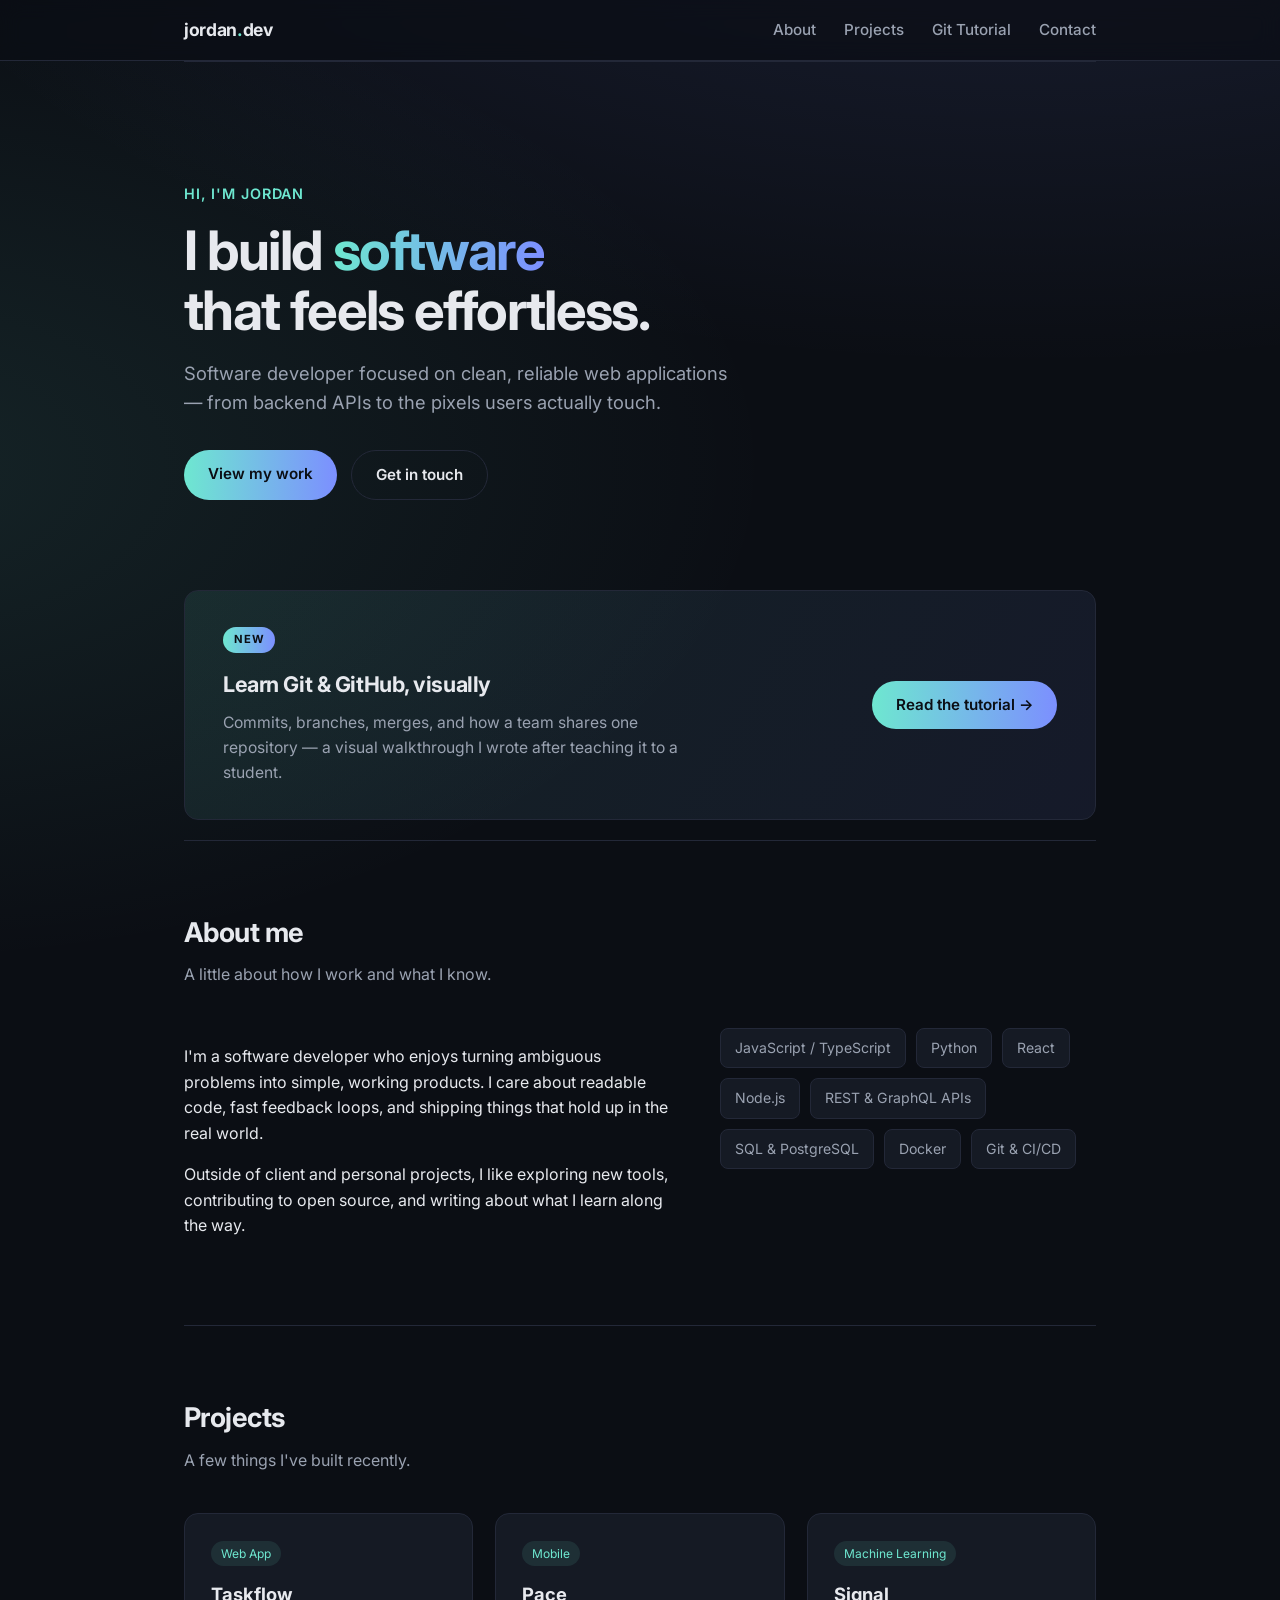
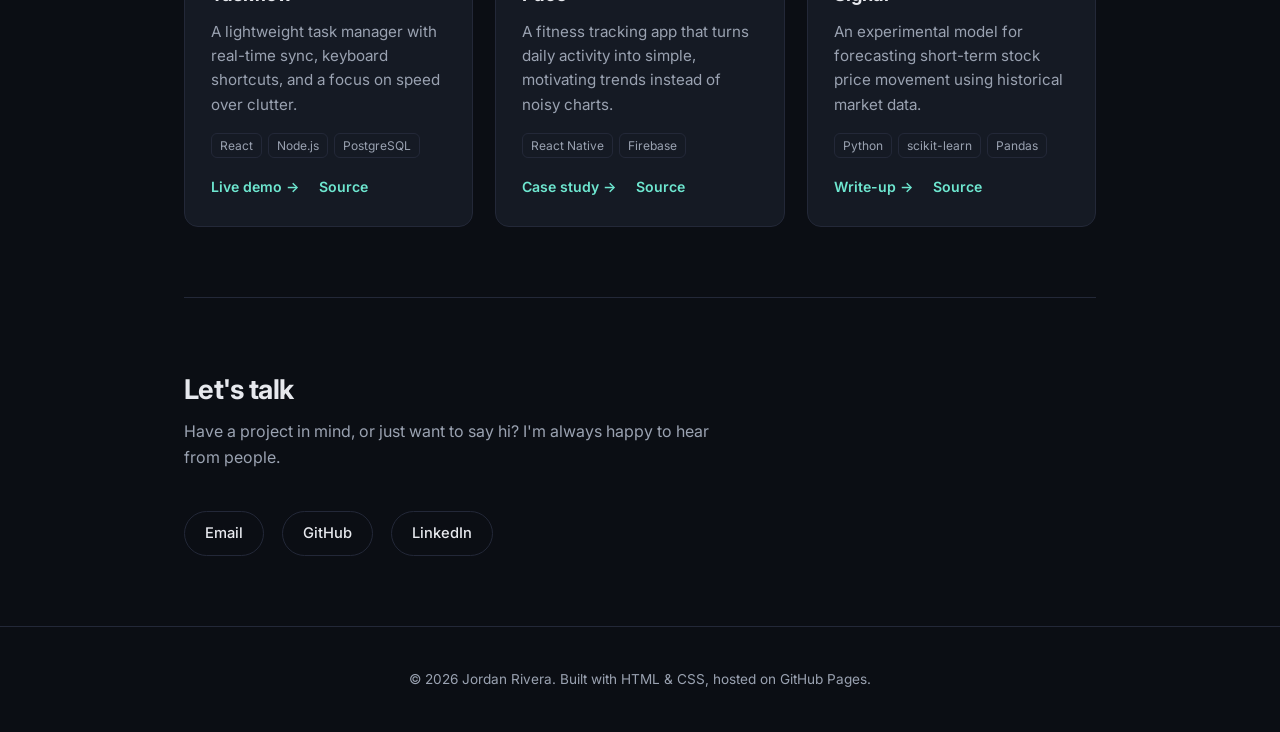
<file: index.html>
<!DOCTYPE html>
<html lang="en">
<head>
<meta charset="UTF-8">
<meta name="viewport" content="width=device-width, initial-scale=1.0">
<title>Jordan Rivera — Software Developer</title>
<meta name="description" content="Portfolio of Jordan Rivera, a software developer building web apps, tools, and APIs.">
<link rel="preconnect" href="https://fonts.googleapis.com">
<link rel="preconnect" href="https://fonts.gstatic.com" crossorigin>
<link href="https://fonts.googleapis.com/css2?family=Inter:wght@400;500;600;700;800&display=swap" rel="stylesheet">
<link rel="stylesheet" href="style.css">
</head>
<body>

<header class="site-header">
  <nav>
    <div class="logo">jordan<span>.</span>dev</div>
    <ul>
      <li><a href="#about">About</a></li>
      <li><a href="#projects">Projects</a></li>
      <li><a href="git-basics.html">Git Tutorial</a></li>
      <li><a href="#contact">Contact</a></li>
    </ul>
  </nav>
</header>

<main class="wrap">

  <section class="hero">
    <div class="eyebrow">Hi, I'm Jordan</div>
    <h1>I build <span class="accent">software</span><br>that feels effortless.</h1>
    <p class="lead">Software developer focused on clean, reliable web applications — from backend APIs to the pixels users actually touch.</p>
    <div class="btn-row">
      <a class="btn primary" href="#projects">View my work</a>
      <a class="btn ghost" href="#contact">Get in touch</a>
    </div>
  </section>

  <div class="banner">
    <div class="banner-text">
      <span class="banner-tag">New</span>
      <h2>Learn Git &amp; GitHub, visually</h2>
      <p>Commits, branches, merges, and how a team shares one repository — a visual walkthrough I wrote after teaching it to a student.</p>
    </div>
    <a class="btn primary" href="git-basics.html">Read the tutorial &rarr;</a>
  </div>

  <section id="about">
    <h2>About me</h2>
    <p class="section-sub">A little about how I work and what I know.</p>
    <div class="about-grid">
      <div>
        <p>I'm a software developer who enjoys turning ambiguous problems into simple, working products. I care about readable code, fast feedback loops, and shipping things that hold up in the real world.</p>
        <p>Outside of client and personal projects, I like exploring new tools, contributing to open source, and writing about what I learn along the way.</p>
      </div>
      <div>
        <ul class="skills-list">
          <li>JavaScript / TypeScript</li>
          <li>Python</li>
          <li>React</li>
          <li>Node.js</li>
          <li>REST &amp; GraphQL APIs</li>
          <li>SQL &amp; PostgreSQL</li>
          <li>Docker</li>
          <li>Git &amp; CI/CD</li>
        </ul>
      </div>
    </div>
  </section>

  <section id="projects">
    <h2>Projects</h2>
    <p class="section-sub">A few things I've built recently.</p>
    <div class="project-grid">

      <div class="card">
        <span class="tag">Web App</span>
        <h3>Taskflow</h3>
        <p>A lightweight task manager with real-time sync, keyboard shortcuts, and a focus on speed over clutter.</p>
        <div class="tech"><span>React</span><span>Node.js</span><span>PostgreSQL</span></div>
        <div class="links">
          <a href="#">Live demo →</a>
          <a href="#">Source</a>
        </div>
      </div>

      <div class="card">
        <span class="tag">Mobile</span>
        <h3>Pace</h3>
        <p>A fitness tracking app that turns daily activity into simple, motivating trends instead of noisy charts.</p>
        <div class="tech"><span>React Native</span><span>Firebase</span></div>
        <div class="links">
          <a href="#">Case study →</a>
          <a href="#">Source</a>
        </div>
      </div>

      <div class="card">
        <span class="tag">Machine Learning</span>
        <h3>Signal</h3>
        <p>An experimental model for forecasting short-term stock price movement using historical market data.</p>
        <div class="tech"><span>Python</span><span>scikit-learn</span><span>Pandas</span></div>
        <div class="links">
          <a href="#">Write-up →</a>
          <a href="#">Source</a>
        </div>
      </div>

    </div>
  </section>

  <section id="contact">
    <h2>Let's talk</h2>
    <p class="section-sub">Have a project in mind, or just want to say hi? I'm always happy to hear from people.</p>
    <div class="contact-links">
      <a href="mailto:hello@example.com">Email</a>
      <a href="https://github.com/" target="_blank" rel="noopener">GitHub</a>
      <a href="https://linkedin.com/" target="_blank" rel="noopener">LinkedIn</a>
    </div>
  </section>

</main>

<footer>
  <p>&copy; 2026 Jordan Rivera. Built with HTML &amp; CSS, hosted on GitHub Pages.</p>
</footer>

</body>
</html>
</file>
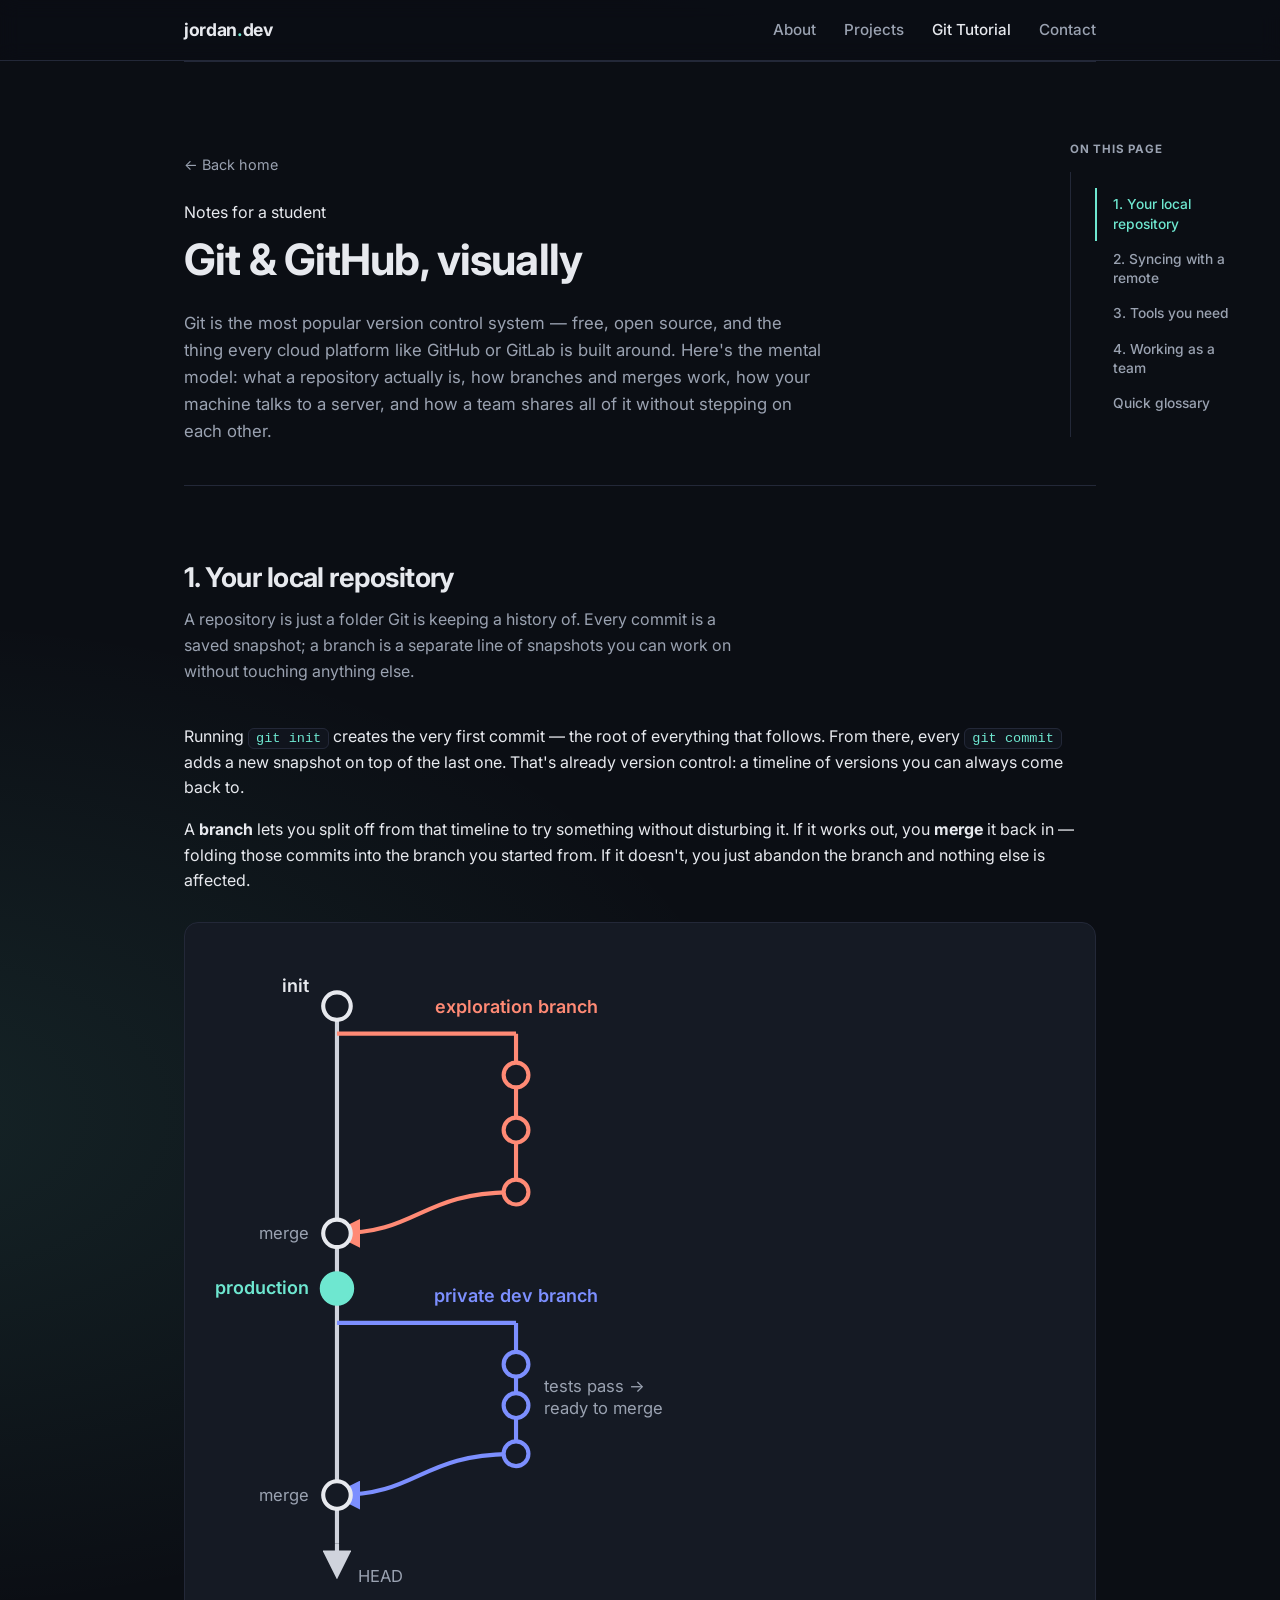
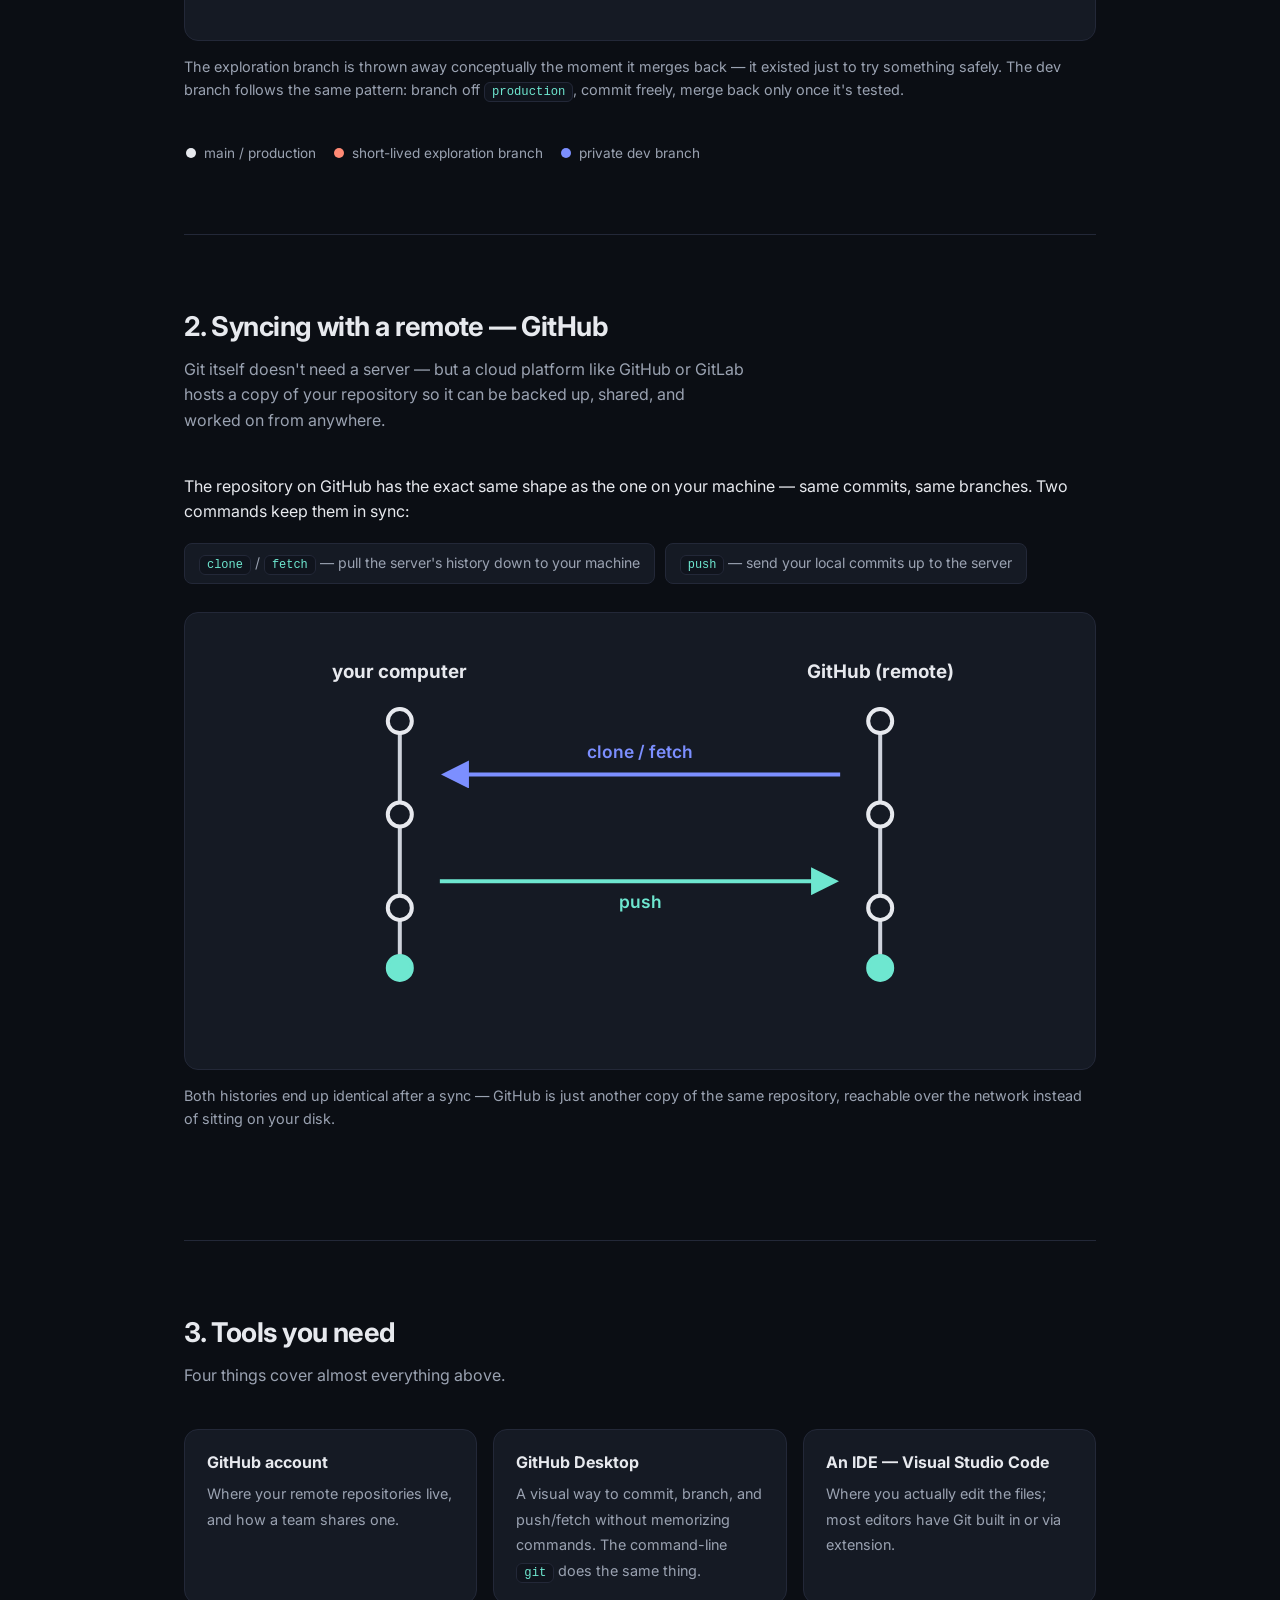
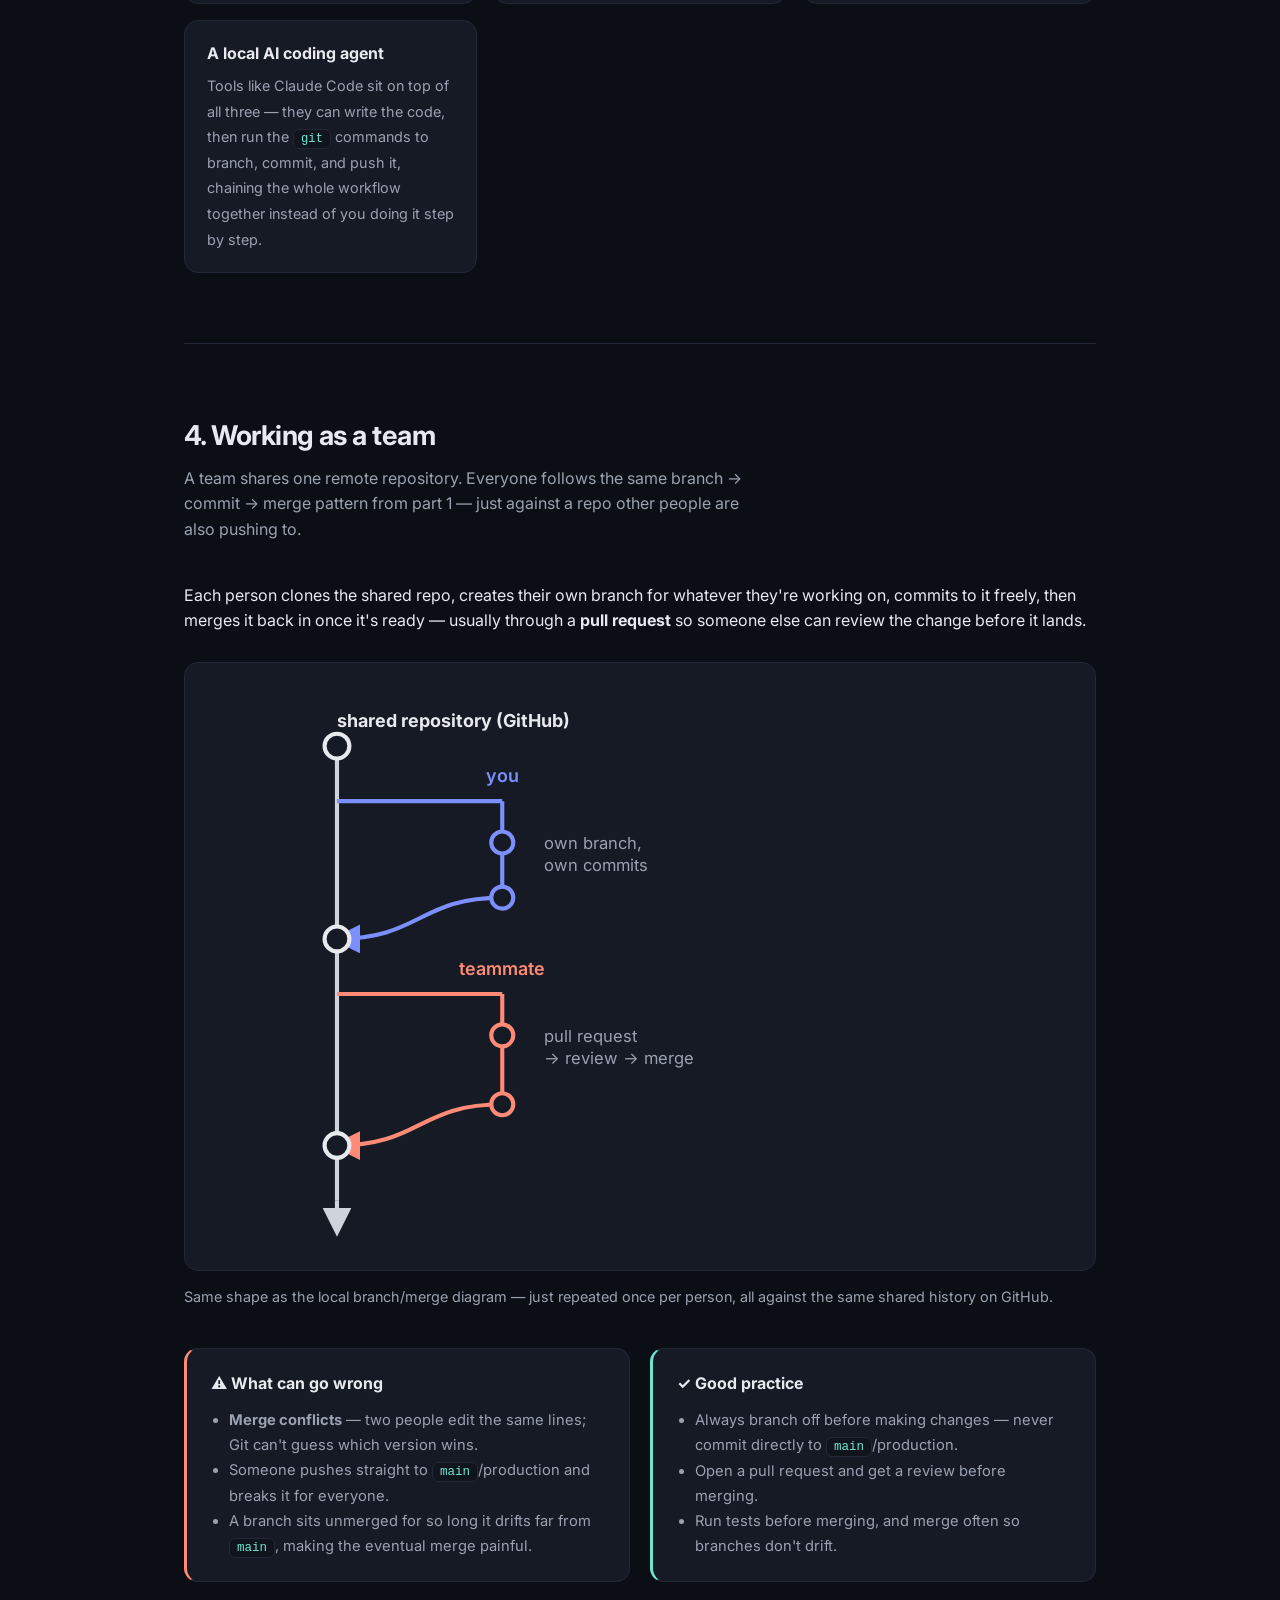
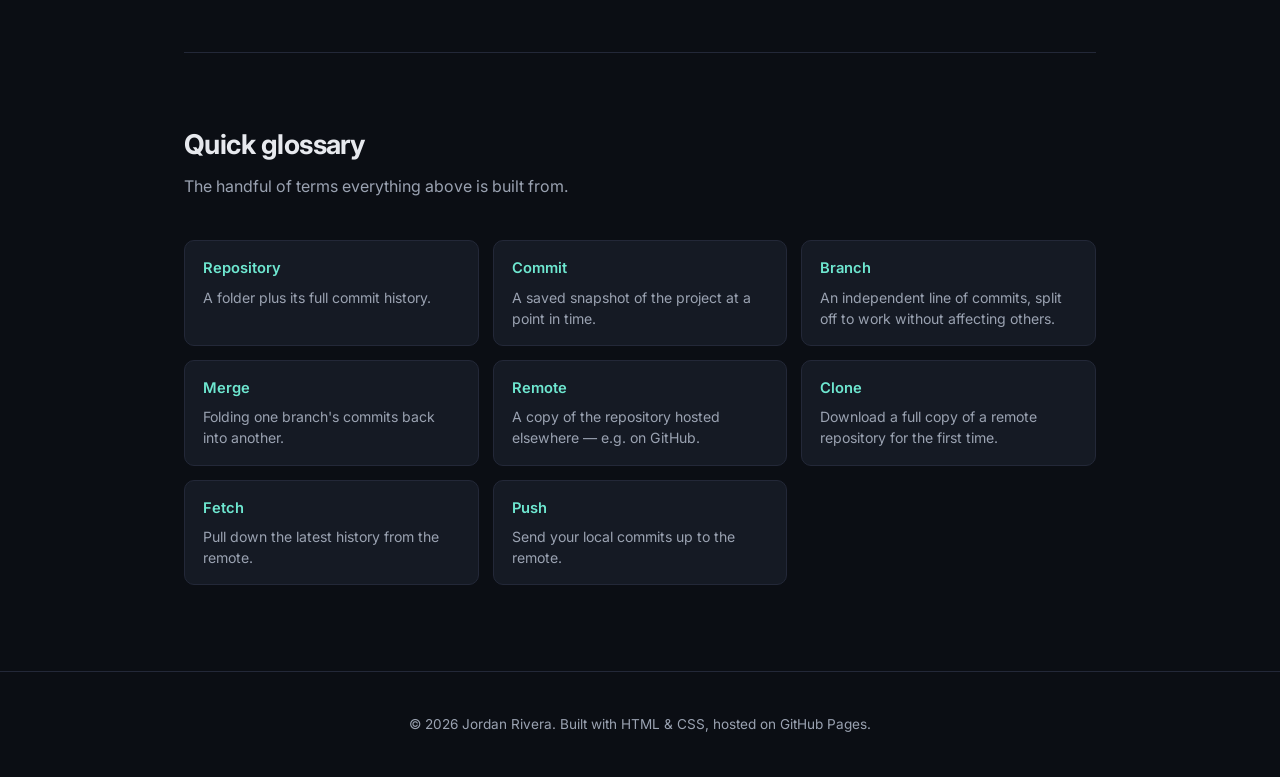
<file: git-basics.html>
<!DOCTYPE html>
<html lang="en">
<head>
<meta charset="UTF-8">
<meta name="viewport" content="width=device-width, initial-scale=1.0">
<title>Git &amp; GitHub, Visually — Jordan Rivera</title>
<meta name="description" content="A visual walkthrough of version control: commits, branches, merges, and how a local repository syncs with GitHub.">
<link rel="preconnect" href="https://fonts.googleapis.com">
<link rel="preconnect" href="https://fonts.gstatic.com" crossorigin>
<link href="https://fonts.googleapis.com/css2?family=Inter:wght@400;500;600;700;800&display=swap" rel="stylesheet">
<link rel="stylesheet" href="style.css">
</head>
<body>

<header class="site-header">
  <nav>
    <div class="logo">jordan<span>.</span>dev</div>
    <ul>
      <li><a href="index.html#about">About</a></li>
      <li><a href="index.html#projects">Projects</a></li>
      <li><a href="git-basics.html" class="active">Git Tutorial</a></li>
      <li><a href="index.html#contact">Contact</a></li>
    </ul>
  </nav>
</header>

<main class="wrap">

  <section class="page-hero">
    <a class="back-link" href="index.html">&larr; Back home</a>
    <div class="eyebrow" style="margin-top:22px;">Notes for a student</div>
    <h1>Git &amp; GitHub, <span class="accent">visually</span></h1>
    <p class="lead">Git is the most popular version control system — free, open source, and the thing every cloud platform like GitHub or GitLab is built around. Here's the mental model: what a repository actually is, how branches and merges work, how your machine talks to a server, and how a team shares all of it without stepping on each other.</p>
  </section>

  <section id="local-repo">
    <h2>1. Your local repository</h2>
    <p class="section-sub">A repository is just a folder Git is keeping a history of. Every commit is a saved snapshot; a branch is a separate line of snapshots you can work on without touching anything else.</p>

    <p>Running <code>git init</code> creates the very first commit — the root of everything that follows. From there, every <code>git commit</code> adds a new snapshot on top of the last one. That's already version control: a timeline of versions you can always come back to.</p>
    <p>A <strong>branch</strong> lets you split off from that timeline to try something without disturbing it. If it works out, you <strong>merge</strong> it back in — folding those commits into the branch you started from. If it doesn't, you just abandon the branch and nothing else is affected.</p>

    <div class="diagram-panel">
      <svg viewBox="0 0 620 480" xmlns="http://www.w3.org/2000/svg" role="img" aria-label="Diagram of a local repository: an init commit, a short exploration branch that merges back into main, then a production line with a private dev branch that merges back in once it's ready.">
        <defs>
          <marker id="arrowMain" viewBox="0 0 10 10" refX="8" refY="5" markerWidth="7" markerHeight="7" orient="auto-start-reverse">
            <path d="M0,0 L10,5 L0,10 z" fill="#cfd3dc"></path>
          </marker>
          <marker id="arrowCoral" viewBox="0 0 10 10" refX="8" refY="5" markerWidth="7" markerHeight="7" orient="auto-start-reverse">
            <path d="M0,0 L10,5 L0,10 z" fill="var(--coral)"></path>
          </marker>
          <marker id="arrowViolet" viewBox="0 0 10 10" refX="8" refY="5" markerWidth="7" markerHeight="7" orient="auto-start-reverse">
            <path d="M0,0 L10,5 L0,10 z" fill="var(--accent-2)"></path>
          </marker>
        </defs>

        <!-- main line -->
        <line x1="90" y1="40" x2="90" y2="430" stroke="#cfd3dc" stroke-width="3"></line>
        <line x1="90" y1="430" x2="90" y2="452" stroke="#cfd3dc" stroke-width="3" marker-end="url(#arrowMain)"></line>

        <!-- red exploration branch -->
        <path d="M90,60 C150,60 150,60 220,60" stroke="var(--coral)" stroke-width="3" fill="none"></path>
        <line x1="220" y1="60" x2="220" y2="175" stroke="var(--coral)" stroke-width="3"></line>
        <path d="M220,175 C150,175 150,205 90,205" stroke="var(--coral)" stroke-width="3" fill="none" marker-end="url(#arrowCoral)"></path>

        <circle cx="220" cy="90" r="9" fill="#151a24" stroke="var(--coral)" stroke-width="3"></circle>
        <circle cx="220" cy="130" r="9" fill="#151a24" stroke="var(--coral)" stroke-width="3"></circle>
        <circle cx="220" cy="175" r="9" fill="#151a24" stroke="var(--coral)" stroke-width="3"></circle>
        <text x="220" y="45" text-anchor="middle" fill="var(--coral)" font-size="13" font-weight="600">exploration branch</text>

        <!-- blue dev branch -->
        <path d="M90,270 C150,270 150,270 220,270" stroke="var(--accent-2)" stroke-width="3" fill="none"></path>
        <line x1="220" y1="270" x2="220" y2="365" stroke="var(--accent-2)" stroke-width="3"></line>
        <path d="M220,365 C150,365 150,395 90,395" stroke="var(--accent-2)" stroke-width="3" fill="none" marker-end="url(#arrowViolet)"></path>

        <circle cx="220" cy="300" r="9" fill="#151a24" stroke="var(--accent-2)" stroke-width="3"></circle>
        <circle cx="220" cy="330" r="9" fill="#151a24" stroke="var(--accent-2)" stroke-width="3"></circle>
        <circle cx="220" cy="365" r="9" fill="#151a24" stroke="var(--accent-2)" stroke-width="3"></circle>
        <text x="220" y="255" text-anchor="middle" fill="var(--accent-2)" font-size="13" font-weight="600">private dev branch</text>
        <text x="240" y="320" fill="var(--text-dim)" font-size="12">tests pass →</text>
        <text x="240" y="336" fill="var(--text-dim)" font-size="12">ready to merge</text>

        <!-- main nodes -->
        <circle cx="90" cy="40" r="10" fill="#151a24" stroke="#e7e9ee" stroke-width="3"></circle>
        <text x="70" y="30" text-anchor="end" fill="var(--text)" font-size="13" font-weight="600">init</text>

        <circle cx="90" cy="205" r="10" fill="#151a24" stroke="#e7e9ee" stroke-width="3"></circle>
        <text x="70" y="209" text-anchor="end" fill="var(--text-dim)" font-size="12">merge</text>

        <circle cx="90" cy="245" r="11" fill="var(--accent)" stroke="var(--accent)" stroke-width="3"></circle>
        <text x="70" y="249" text-anchor="end" fill="var(--accent)" font-size="13" font-weight="600">production</text>

        <circle cx="90" cy="395" r="10" fill="#151a24" stroke="#e7e9ee" stroke-width="3"></circle>
        <text x="70" y="399" text-anchor="end" fill="var(--text-dim)" font-size="12">merge</text>

        <text x="105" y="458" fill="var(--text-dim)" font-size="12">HEAD</text>
      </svg>
    </div>
    <p class="diagram-caption">The exploration branch is thrown away conceptually the moment it merges back — it existed just to try something safely. The dev branch follows the same pattern: branch off <code>production</code>, commit freely, merge back only once it's tested.</p>

    <div class="legend">
      <span class="legend-item"><span class="legend-dot" style="background:#e7e9ee"></span> main / production</span>
      <span class="legend-item"><span class="legend-dot" style="background:var(--coral)"></span> short-lived exploration branch</span>
      <span class="legend-item"><span class="legend-dot" style="background:var(--accent-2)"></span> private dev branch</span>
    </div>
  </section>

  <section id="remote">
    <h2>2. Syncing with a remote — GitHub</h2>
    <p class="section-sub">Git itself doesn't need a server — but a cloud platform like GitHub or GitLab hosts a copy of your repository so it can be backed up, shared, and worked on from anywhere.</p>

    <p>The repository on GitHub has the exact same shape as the one on your machine — same commits, same branches. Two commands keep them in sync:</p>
    <ul class="skills-list" style="margin: 18px 0 0;">
      <li><code>clone</code> / <code>fetch</code> — pull the server's history down to your machine</li>
      <li><code>push</code> — send your local commits up to the server</li>
    </ul>

    <div class="diagram-panel">
      <svg viewBox="0 0 640 300" xmlns="http://www.w3.org/2000/svg" role="img" aria-label="Diagram showing a local repository and a GitHub repository, with a fetch arrow pulling from the server to local, and a push arrow sending from local to the server.">
        <defs>
          <marker id="arrowFetch" viewBox="0 0 10 10" refX="8" refY="5" markerWidth="7" markerHeight="7" orient="auto-start-reverse">
            <path d="M0,0 L10,5 L0,10 z" fill="var(--accent-2)"></path>
          </marker>
          <marker id="arrowPush" viewBox="0 0 10 10" refX="8" refY="5" markerWidth="7" markerHeight="7" orient="auto-start-reverse">
            <path d="M0,0 L10,5 L0,10 z" fill="var(--accent)"></path>
          </marker>
        </defs>

        <!-- local -->
        <text x="140" y="28" text-anchor="middle" fill="var(--text)" font-size="14" font-weight="700">your computer</text>
        <line x1="140" y1="50" x2="140" y2="250" stroke="#cfd3dc" stroke-width="3"></line>
        <circle cx="140" cy="60" r="9" fill="#151a24" stroke="#e7e9ee" stroke-width="3"></circle>
        <circle cx="140" cy="130" r="9" fill="#151a24" stroke="#e7e9ee" stroke-width="3"></circle>
        <circle cx="140" cy="200" r="9" fill="#151a24" stroke="#e7e9ee" stroke-width="3"></circle>
        <circle cx="140" cy="245" r="9" fill="var(--accent)" stroke="var(--accent)" stroke-width="3"></circle>

        <!-- server -->
        <text x="500" y="28" text-anchor="middle" fill="var(--text)" font-size="14" font-weight="700">GitHub (remote)</text>
        <line x1="500" y1="50" x2="500" y2="250" stroke="#cfd3dc" stroke-width="3"></line>
        <circle cx="500" cy="60" r="9" fill="#151a24" stroke="#e7e9ee" stroke-width="3"></circle>
        <circle cx="500" cy="130" r="9" fill="#151a24" stroke="#e7e9ee" stroke-width="3"></circle>
        <circle cx="500" cy="200" r="9" fill="#151a24" stroke="#e7e9ee" stroke-width="3"></circle>
        <circle cx="500" cy="245" r="9" fill="var(--accent)" stroke="var(--accent)" stroke-width="3"></circle>

        <!-- fetch arrow: server -> local -->
        <line x1="470" y1="100" x2="175" y2="100" stroke="var(--accent-2)" stroke-width="3" marker-end="url(#arrowFetch)"></line>
        <text x="320" y="88" text-anchor="middle" fill="var(--accent-2)" font-size="13" font-weight="600">clone / fetch</text>

        <!-- push arrow: local -> server -->
        <line x1="170" y1="180" x2="465" y2="180" stroke="var(--accent)" stroke-width="3" marker-end="url(#arrowPush)"></line>
        <text x="320" y="200" text-anchor="middle" fill="var(--accent)" font-size="13" font-weight="600">push</text>
      </svg>
    </div>
    <p class="diagram-caption">Both histories end up identical after a sync — GitHub is just another copy of the same repository, reachable over the network instead of sitting on your disk.</p>
  </section>

  <section id="tools">
    <h2>3. Tools you need</h2>
    <p class="section-sub">Four things cover almost everything above.</p>
    <ul class="tools-list">
      <li><strong>GitHub account</strong><span>Where your remote repositories live, and how a team shares one.</span></li>
      <li><strong>GitHub Desktop</strong><span>A visual way to commit, branch, and push/fetch without memorizing commands. The command-line <code>git</code> does the same thing.</span></li>
      <li><strong>An IDE — Visual Studio Code</strong><span>Where you actually edit the files; most editors have Git built in or via extension.</span></li>
      <li><strong>A local AI coding agent</strong><span>Tools like Claude Code sit on top of all three — they can write the code, then run the <code>git</code> commands to branch, commit, and push it, chaining the whole workflow together instead of you doing it step by step.</span></li>
    </ul>
  </section>

  <section id="team">
    <h2>4. Working as a team</h2>
    <p class="section-sub">A team shares one remote repository. Everyone follows the same branch → commit → merge pattern from part 1 — just against a repo other people are also pushing to.</p>

    <p>Each person clones the shared repo, creates their own branch for whatever they're working on, commits to it freely, then merges it back in once it's ready — usually through a <strong>pull request</strong> so someone else can review the change before it lands.</p>

    <div class="diagram-panel">
      <svg viewBox="0 0 620 400" xmlns="http://www.w3.org/2000/svg" role="img" aria-label="Diagram of a shared repository with two teammates each branching off, committing, and merging back at different times.">
        <defs>
          <marker id="arrowV2" viewBox="0 0 10 10" refX="8" refY="5" markerWidth="7" markerHeight="7" orient="auto-start-reverse">
            <path d="M0,0 L10,5 L0,10 z" fill="var(--accent-2)"></path>
          </marker>
          <marker id="arrowC2" viewBox="0 0 10 10" refX="8" refY="5" markerWidth="7" markerHeight="7" orient="auto-start-reverse">
            <path d="M0,0 L10,5 L0,10 z" fill="var(--coral)"></path>
          </marker>
        </defs>

        <text x="90" y="26" fill="var(--text)" font-size="13" font-weight="700">shared repository (GitHub)</text>
        <line x1="90" y1="40" x2="90" y2="370" stroke="#cfd3dc" stroke-width="3"></line>
        <line x1="90" y1="370" x2="90" y2="392" stroke="#cfd3dc" stroke-width="3" marker-end="url(#arrowMain)"></line>
        <circle cx="90" cy="40" r="9" fill="#151a24" stroke="#e7e9ee" stroke-width="3"></circle>

        <!-- teammate: you (violet) -->
        <path d="M90,80 C150,80 150,80 210,80" stroke="var(--accent-2)" stroke-width="3" fill="none"></path>
        <line x1="210" y1="80" x2="210" y2="150" stroke="var(--accent-2)" stroke-width="3"></line>
        <path d="M210,150 C150,150 150,180 90,180" stroke="var(--accent-2)" stroke-width="3" fill="none" marker-end="url(#arrowV2)"></path>
        <circle cx="210" cy="110" r="8" fill="#151a24" stroke="var(--accent-2)" stroke-width="3"></circle>
        <circle cx="210" cy="150" r="8" fill="#151a24" stroke="var(--accent-2)" stroke-width="3"></circle>
        <text x="210" y="66" text-anchor="middle" fill="var(--accent-2)" font-size="13" font-weight="600">you</text>
        <circle cx="90" cy="180" r="9" fill="#151a24" stroke="#e7e9ee" stroke-width="3"></circle>

        <!-- teammate: coral, later and overlapping -->
        <path d="M90,220 C150,220 150,220 210,220" stroke="var(--coral)" stroke-width="3" fill="none"></path>
        <line x1="210" y1="220" x2="210" y2="300" stroke="var(--coral)" stroke-width="3"></line>
        <path d="M210,300 C150,300 150,330 90,330" stroke="var(--coral)" stroke-width="3" fill="none" marker-end="url(#arrowC2)"></path>
        <circle cx="210" cy="250" r="8" fill="#151a24" stroke="var(--coral)" stroke-width="3"></circle>
        <circle cx="210" cy="300" r="8" fill="#151a24" stroke="var(--coral)" stroke-width="3"></circle>
        <text x="210" y="206" text-anchor="middle" fill="var(--coral)" font-size="13" font-weight="600">teammate</text>
        <circle cx="90" cy="330" r="9" fill="#151a24" stroke="#e7e9ee" stroke-width="3"></circle>

        <text x="240" y="115" fill="var(--text-dim)" font-size="12">own branch,</text>
        <text x="240" y="131" fill="var(--text-dim)" font-size="12">own commits</text>
        <text x="240" y="255" fill="var(--text-dim)" font-size="12">pull request</text>
        <text x="240" y="271" fill="var(--text-dim)" font-size="12">→ review → merge</text>
      </svg>
    </div>
    <p class="diagram-caption">Same shape as the local branch/merge diagram — just repeated once per person, all against the same shared history on GitHub.</p>

    <div class="callout-grid">
      <div class="callout">
        <h3>⚠ What can go wrong</h3>
        <ul>
          <li><strong>Merge conflicts</strong> — two people edit the same lines; Git can't guess which version wins.</li>
          <li>Someone pushes straight to <code>main</code>/production and breaks it for everyone.</li>
          <li>A branch sits unmerged for so long it drifts far from <code>main</code>, making the eventual merge painful.</li>
        </ul>
      </div>
      <div class="callout good">
        <h3>✓ Good practice</h3>
        <ul>
          <li>Always branch off before making changes — never commit directly to <code>main</code>/production.</li>
          <li>Open a pull request and get a review before merging.</li>
          <li>Run tests before merging, and merge often so branches don't drift.</li>
        </ul>
      </div>
    </div>
  </section>

  <section id="glossary">
    <h2>Quick glossary</h2>
    <p class="section-sub">The handful of terms everything above is built from.</p>
    <dl class="glossary-grid">
      <div class="glossary-item"><dt>Repository</dt><dd>A folder plus its full commit history.</dd></div>
      <div class="glossary-item"><dt>Commit</dt><dd>A saved snapshot of the project at a point in time.</dd></div>
      <div class="glossary-item"><dt>Branch</dt><dd>An independent line of commits, split off to work without affecting others.</dd></div>
      <div class="glossary-item"><dt>Merge</dt><dd>Folding one branch's commits back into another.</dd></div>
      <div class="glossary-item"><dt>Remote</dt><dd>A copy of the repository hosted elsewhere — e.g. on GitHub.</dd></div>
      <div class="glossary-item"><dt>Clone</dt><dd>Download a full copy of a remote repository for the first time.</dd></div>
      <div class="glossary-item"><dt>Fetch</dt><dd>Pull down the latest history from the remote.</dd></div>
      <div class="glossary-item"><dt>Push</dt><dd>Send your local commits up to the remote.</dd></div>
    </dl>
  </section>

</main>

<aside class="toc">
  <span class="toc-label">On this page</span>
  <nav>
    <a href="#local-repo">1. Your local repository</a>
    <a href="#remote">2. Syncing with a remote</a>
    <a href="#tools">3. Tools you need</a>
    <a href="#team">4. Working as a team</a>
    <a href="#glossary">Quick glossary</a>
  </nav>
</aside>

<footer>
  <p>&copy; 2026 Jordan Rivera. Built with HTML &amp; CSS, hosted on GitHub Pages.</p>
</footer>

<script>
  (function () {
    var links = document.querySelectorAll('.toc nav a');
    var sections = Array.prototype.map.call(links, function (a) {
      return document.querySelector(a.getAttribute('href'));
    });

    function onScroll() {
      var pos = window.scrollY + 140;
      var current = sections[0];
      sections.forEach(function (sec) {
        if (sec && sec.offsetTop <= pos) current = sec;
      });
      links.forEach(function (a) {
        a.classList.toggle('active', a.getAttribute('href') === '#' + current.id);
      });
    }

    document.addEventListener('scroll', onScroll, { passive: true });
    onScroll();
  })();
</script>

</body>
</html>
</file>
<file: style.css>
:root {
  --bg: #0b0e14;
  --bg-alt: #10141d;
  --surface: #151a24;
  --border: #232838;
  --text: #e7e9ee;
  --text-dim: #9aa2b1;
  --accent: #6ee7d0;
  --accent-2: #7c8fff;
  --coral: #ff8a75;
  --radius: 14px;
  --max-width: 960px;
}

* { box-sizing: border-box; }

html { scroll-behavior: smooth; }

body {
  margin: 0;
  font-family: "Inter", -apple-system, BlinkMacSystemFont, "Segoe UI", Roboto, sans-serif;
  background: radial-gradient(1200px 600px at 80% -10%, rgba(124,143,255,0.15), transparent),
              radial-gradient(900px 500px at -10% 20%, rgba(110,231,208,0.10), transparent),
              var(--bg);
  color: var(--text);
  line-height: 1.6;
}

a { color: var(--accent); text-decoration: none; }
a:hover { text-decoration: underline; }

.wrap {
  max-width: var(--max-width);
  margin: 0 auto;
  padding: 0 24px;
}

/* Nav */
header.site-header {
  position: sticky;
  top: 0;
  z-index: 10;
  backdrop-filter: blur(10px);
  background: rgba(11, 14, 20, 0.7);
  border-bottom: 1px solid var(--border);
}

nav {
  display: flex;
  align-items: center;
  justify-content: space-between;
  max-width: var(--max-width);
  margin: 0 auto;
  padding: 16px 24px;
}

.logo {
  font-weight: 700;
  font-size: 1.1rem;
  color: var(--text);
  letter-spacing: -0.02em;
}
.logo span { color: var(--accent); }

nav ul {
  list-style: none;
  display: flex;
  gap: 28px;
  margin: 0;
  padding: 0;
}

nav a {
  color: var(--text-dim);
  font-size: 0.95rem;
  font-weight: 500;
}
nav a:hover { color: var(--text); text-decoration: none; }

/* Hero */
.hero {
  padding: 120px 0 90px;
  text-align: left;
}

.hero .eyebrow {
  color: var(--accent);
  font-weight: 600;
  font-size: 0.9rem;
  letter-spacing: 0.06em;
  text-transform: uppercase;
  margin-bottom: 16px;
}

.hero h1 {
  font-size: clamp(2.2rem, 5vw, 3.4rem);
  line-height: 1.1;
  margin: 0 0 18px;
  letter-spacing: -0.03em;
}

.hero h1 .accent {
  background: linear-gradient(90deg, var(--accent), var(--accent-2));
  -webkit-background-clip: text;
  background-clip: text;
  color: transparent;
}

.hero p.lead {
  font-size: 1.15rem;
  color: var(--text-dim);
  max-width: 560px;
  margin: 0 0 32px;
}

.btn-row { display: flex; gap: 14px; flex-wrap: wrap; }

.btn {
  display: inline-block;
  padding: 12px 24px;
  border-radius: 999px;
  font-weight: 600;
  font-size: 0.95rem;
  transition: transform 0.15s ease, opacity 0.15s ease;
}
.btn:hover { transform: translateY(-2px); text-decoration: none; }

.btn.primary {
  background: linear-gradient(90deg, var(--accent), var(--accent-2));
  color: #0b0e14;
}

.btn.ghost {
  border: 1px solid var(--border);
  color: var(--text);
}

/* Sections */
section { padding: 70px 0; border-top: 1px solid var(--border); }

section h2 {
  font-size: 1.7rem;
  letter-spacing: -0.02em;
  margin: 0 0 8px;
}

section .section-sub {
  color: var(--text-dim);
  margin: 0 0 40px;
  max-width: 560px;
}

/* About */
.about-grid {
  display: grid;
  grid-template-columns: 1.3fr 1fr;
  gap: 48px;
  align-items: start;
}

.skills-list {
  display: flex;
  flex-wrap: wrap;
  gap: 10px;
  padding: 0;
  list-style: none;
  margin: 0;
}

.skills-list li {
  background: var(--surface);
  border: 1px solid var(--border);
  padding: 8px 14px;
  border-radius: 8px;
  font-size: 0.88rem;
  color: var(--text-dim);
}

/* Projects */
.project-grid {
  display: grid;
  grid-template-columns: repeat(auto-fit, minmax(260px, 1fr));
  gap: 22px;
}

.card {
  background: var(--surface);
  border: 1px solid var(--border);
  border-radius: var(--radius);
  padding: 26px;
  transition: border-color 0.15s ease, transform 0.15s ease;
}

.card:hover {
  border-color: var(--accent);
  transform: translateY(-3px);
}

.card .tag {
  display: inline-block;
  font-size: 0.75rem;
  color: var(--accent);
  background: rgba(110, 231, 208, 0.1);
  padding: 3px 10px;
  border-radius: 999px;
  margin-bottom: 14px;
}

.card h3 { margin: 0 0 10px; font-size: 1.15rem; }
.card p { margin: 0 0 16px; color: var(--text-dim); font-size: 0.95rem; }

.card .tech {
  display: flex;
  flex-wrap: wrap;
  gap: 6px;
  margin-bottom: 16px;
}
.card .tech span {
  font-size: 0.75rem;
  color: var(--text-dim);
  border: 1px solid var(--border);
  padding: 2px 8px;
  border-radius: 6px;
}

.card .links a { font-size: 0.88rem; font-weight: 600; margin-right: 16px; }

/* Contact */
.contact-links {
  display: flex;
  gap: 18px;
  flex-wrap: wrap;
  margin-top: 24px;
}

.contact-links a {
  border: 1px solid var(--border);
  padding: 10px 20px;
  border-radius: 999px;
  color: var(--text);
  font-weight: 500;
  font-size: 0.92rem;
}
.contact-links a:hover { border-color: var(--accent); text-decoration: none; }

/* Footer */
footer {
  border-top: 1px solid var(--border);
  padding: 28px 0;
  color: var(--text-dim);
  font-size: 0.85rem;
  text-align: center;
}

@media (max-width: 720px) {
  .about-grid { grid-template-columns: 1fr; }
  nav ul { gap: 16px; }
  .hero { padding: 90px 0 60px; }
}

/* Nav active state */
nav a.active { color: var(--text); }

/* Promo banner */
.banner {
  display: flex;
  align-items: center;
  justify-content: space-between;
  gap: 28px;
  background: linear-gradient(120deg, rgba(110, 231, 208, 0.09), rgba(124, 143, 255, 0.09));
  border: 1px solid var(--border);
  border-radius: var(--radius);
  padding: 34px 38px;
  margin: 0 0 20px;
}

.banner .banner-tag {
  display: inline-block;
  font-size: 0.7rem;
  font-weight: 700;
  letter-spacing: 0.07em;
  text-transform: uppercase;
  color: #0b0e14;
  background: linear-gradient(90deg, var(--accent), var(--accent-2));
  padding: 4px 11px;
  border-radius: 999px;
  margin-bottom: 14px;
}

.banner h2 { margin: 0 0 8px; font-size: 1.35rem; letter-spacing: -0.02em; }
.banner p { margin: 0; color: var(--text-dim); font-size: 0.98rem; max-width: 480px; }
.banner .btn { flex: none; }

@media (max-width: 720px) {
  .banner { flex-direction: column; align-items: flex-start; padding: 28px; }
}

/* Sub-page hero (tutorials, articles) */
.page-hero { padding: 90px 0 40px; }
.page-hero h1 {
  font-size: clamp(2rem, 4.5vw, 2.7rem);
  letter-spacing: -0.02em;
  margin: 0 0 16px;
}
.page-hero p.lead {
  font-size: 1.05rem;
  color: var(--text-dim);
  max-width: 640px;
  margin: 0;
}

.back-link {
  display: inline-flex;
  align-items: center;
  gap: 6px;
  color: var(--text-dim);
  font-size: 0.9rem;
}
.back-link:hover { color: var(--text); text-decoration: none; }

/* Diagrams */
.diagram-panel {
  background: var(--surface);
  border: 1px solid var(--border);
  border-radius: var(--radius);
  padding: 28px;
  margin: 28px 0 14px;
  overflow-x: auto;
}
.diagram-panel svg {
  display: block;
  width: 100%;
  height: auto;
  min-width: 460px;
}

.diagram-caption {
  color: var(--text-dim);
  font-size: 0.9rem;
  margin: 0 0 40px;
}

.legend {
  display: flex;
  flex-wrap: wrap;
  gap: 18px;
  margin: 14px 2px 0;
  font-size: 0.85rem;
  color: var(--text-dim);
}
.legend-item { display: flex; align-items: center; gap: 8px; }
.legend-dot { width: 10px; height: 10px; border-radius: 50%; display: inline-block; flex: none; }

/* Risks / good practices */
.callout-grid {
  display: grid;
  grid-template-columns: 1fr 1fr;
  gap: 20px;
  margin-top: 30px;
}
.callout {
  background: var(--surface);
  border: 1px solid var(--border);
  border-left: 3px solid var(--coral);
  border-radius: var(--radius);
  padding: 22px 24px;
}
.callout.good { border-left-color: var(--accent); }
.callout h3 { margin: 0 0 12px; font-size: 1rem; }
.callout ul { margin: 0; padding-left: 18px; color: var(--text-dim); font-size: 0.92rem; line-height: 1.7; }

/* Glossary */
.glossary-grid {
  display: grid;
  grid-template-columns: repeat(auto-fit, minmax(220px, 1fr));
  gap: 14px;
  margin-top: 20px;
}
.glossary-item {
  background: var(--surface);
  border: 1px solid var(--border);
  border-radius: 10px;
  padding: 16px 18px;
}
.glossary-item dt { color: var(--accent); font-weight: 600; font-size: 0.92rem; margin-bottom: 6px; }
.glossary-item dd { margin: 0; color: var(--text-dim); font-size: 0.88rem; line-height: 1.5; }

/* Tools list */
.tools-list {
  list-style: none;
  padding: 0;
  margin: 20px 0 0;
  display: grid;
  grid-template-columns: repeat(auto-fit, minmax(220px, 1fr));
  gap: 16px;
}
.tools-list li {
  background: var(--surface);
  border: 1px solid var(--border);
  border-radius: var(--radius);
  padding: 20px 22px;
}
.tools-list strong { display: block; margin-bottom: 6px; color: var(--text); }
.tools-list span { color: var(--text-dim); font-size: 0.9rem; }

code {
  background: var(--bg-alt);
  border: 1px solid var(--border);
  padding: 2px 7px;
  border-radius: 6px;
  font-family: "SFMono-Regular", Consolas, "Liberation Mono", monospace;
  font-size: 0.85em;
  color: var(--accent);
}

@media (max-width: 720px) {
  .callout-grid { grid-template-columns: 1fr; }
}

/* Tutorial page table of contents — floats over the right margin, doesn't affect content layout */
.toc {
  display: none;
  position: fixed;
  top: 140px;
  right: max(20px, calc(50vw - var(--max-width) / 2 - 220px));
  width: 190px;
}

.toc-label {
  display: block;
  font-size: 0.72rem;
  font-weight: 700;
  letter-spacing: 0.07em;
  text-transform: uppercase;
  color: var(--text-dim);
  margin-bottom: 14px;
}

.toc nav {
  display: flex;
  flex-direction: column;
  gap: 2px;
  border-left: 1px solid var(--border);
}

.toc nav a {
  display: block;
  width: 100%;
  color: var(--text-dim);
  font-size: 0.86rem;
  line-height: 1.4;
  padding: 7px 0 7px 16px;
  border-left: 2px solid transparent;
  margin-left: -1px;
  box-sizing: border-box;
}

.toc nav a:hover { color: var(--text); text-decoration: none; }

.toc nav a.active {
  color: var(--accent);
  border-left-color: var(--accent);
}

@media (min-width: 1280px) {
  .toc { display: block; }
}
</file>
